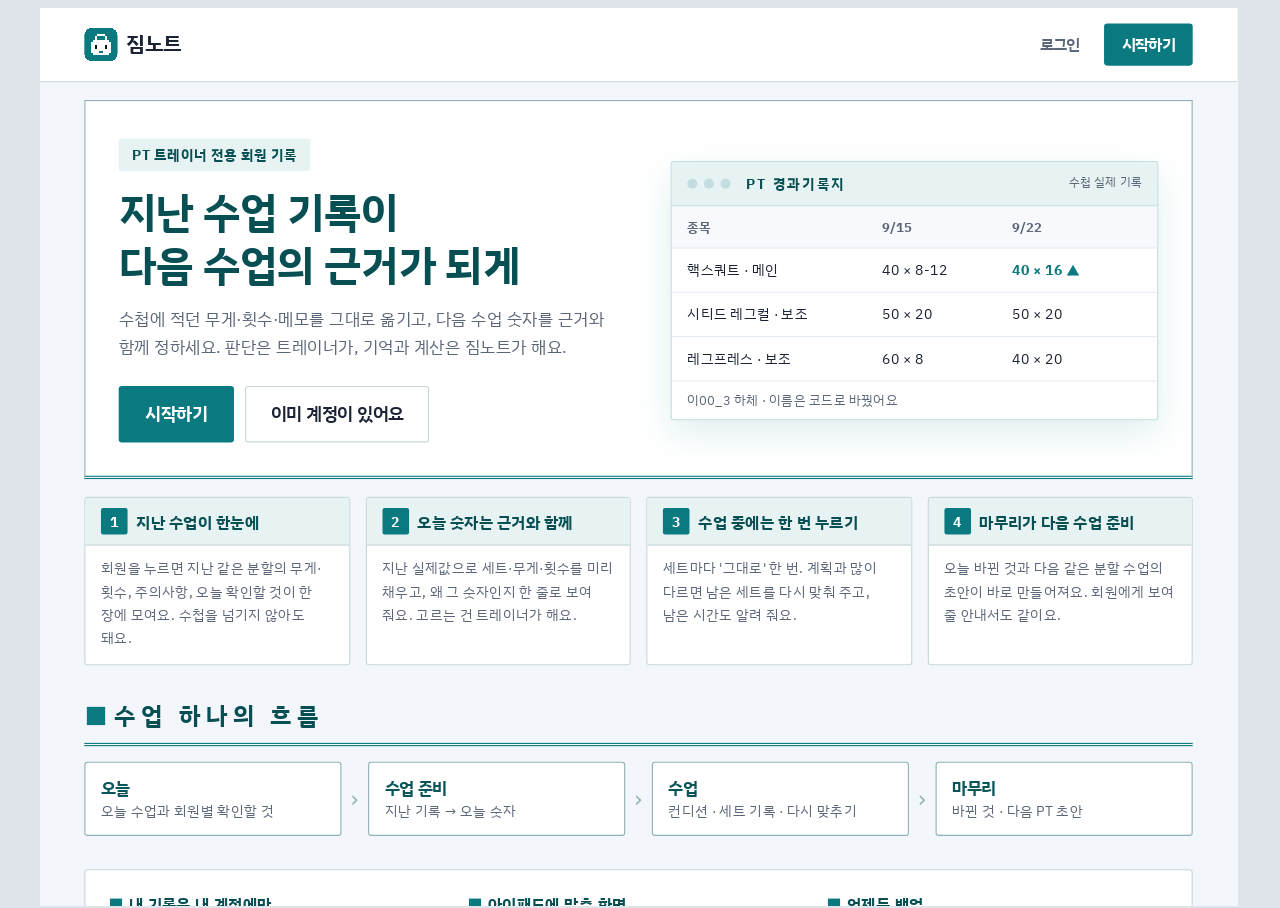
<file: pt-app/app.html>
<!doctype html>
<html lang="ko">
<head>
<meta charset="utf-8">
<title>짐노트</title>
<meta http-equiv="refresh" content="0; url=web/index.html">
<script>location.replace("web/index.html"+location.hash)</script>
</head>
<body><a href="web/index.html">짐노트 웹앱 열기</a> · <a href="demo.html">시연판</a></body>
</html>
</file>
